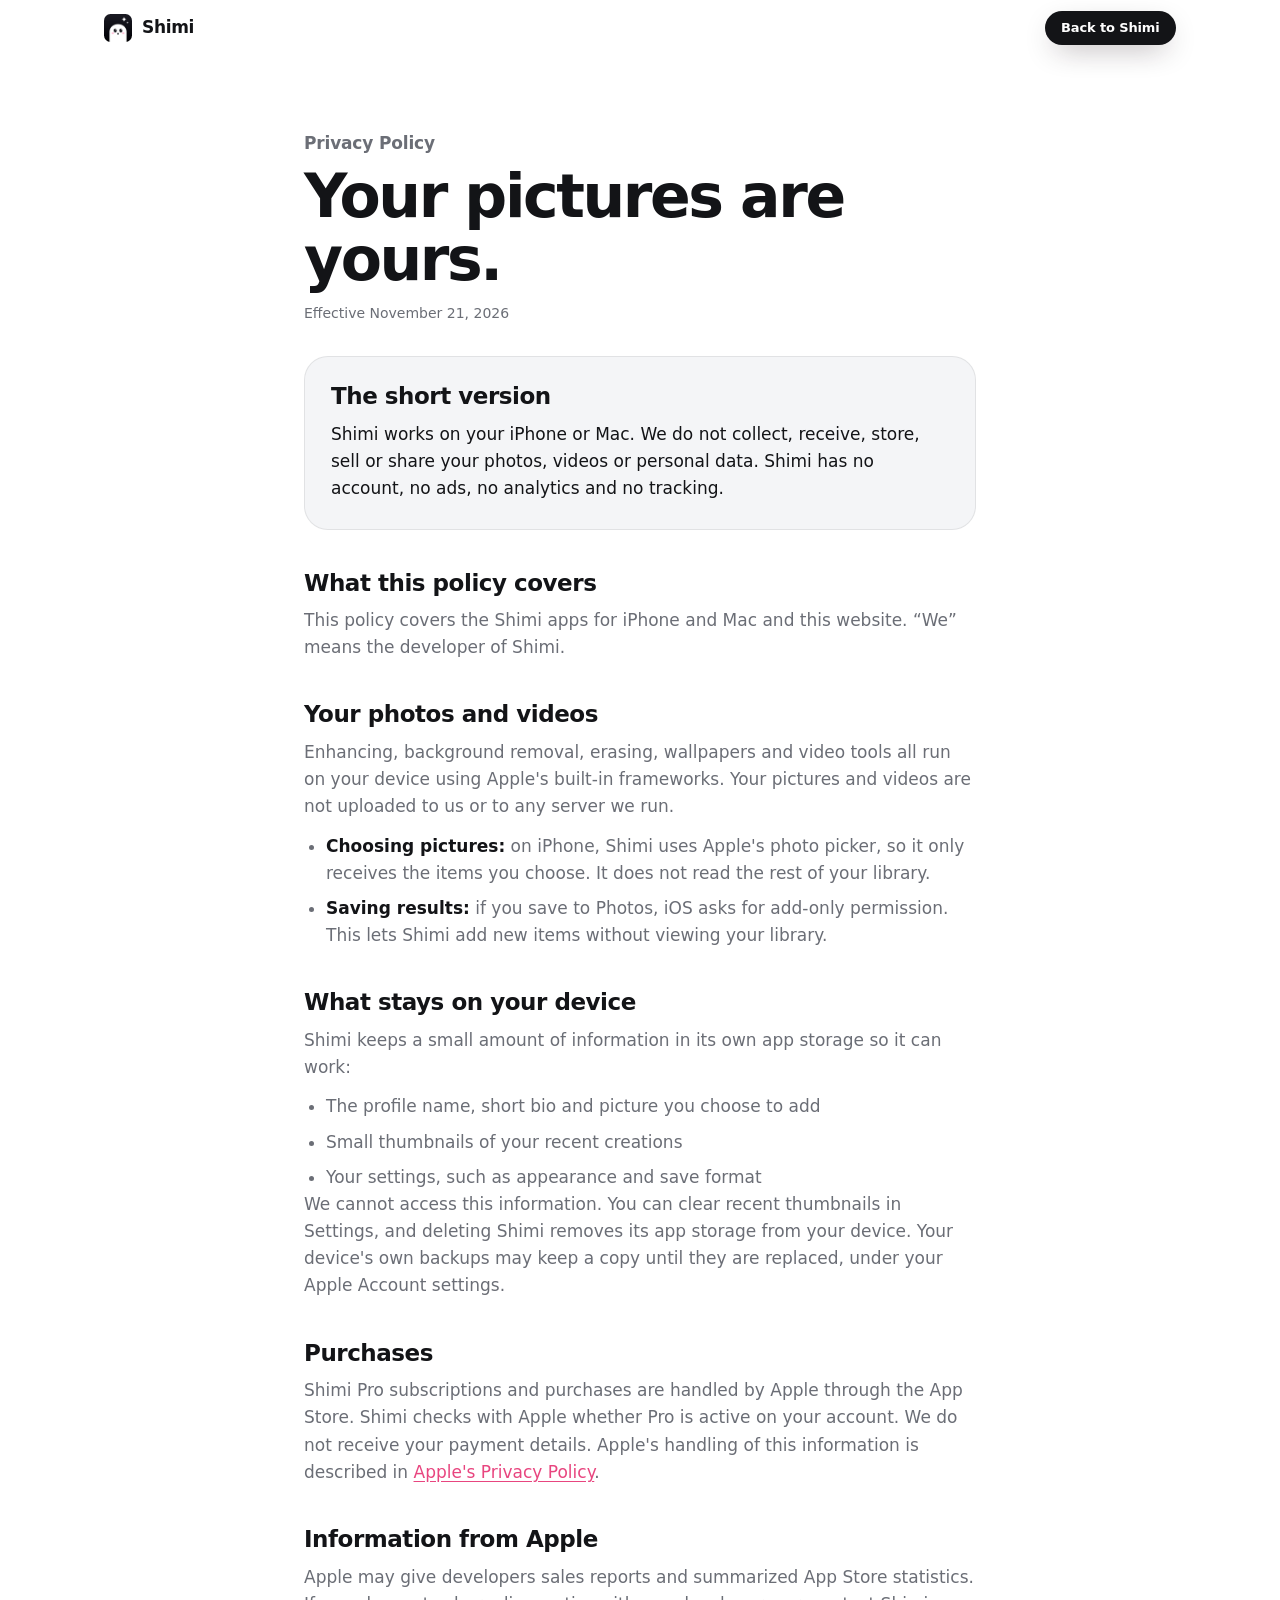
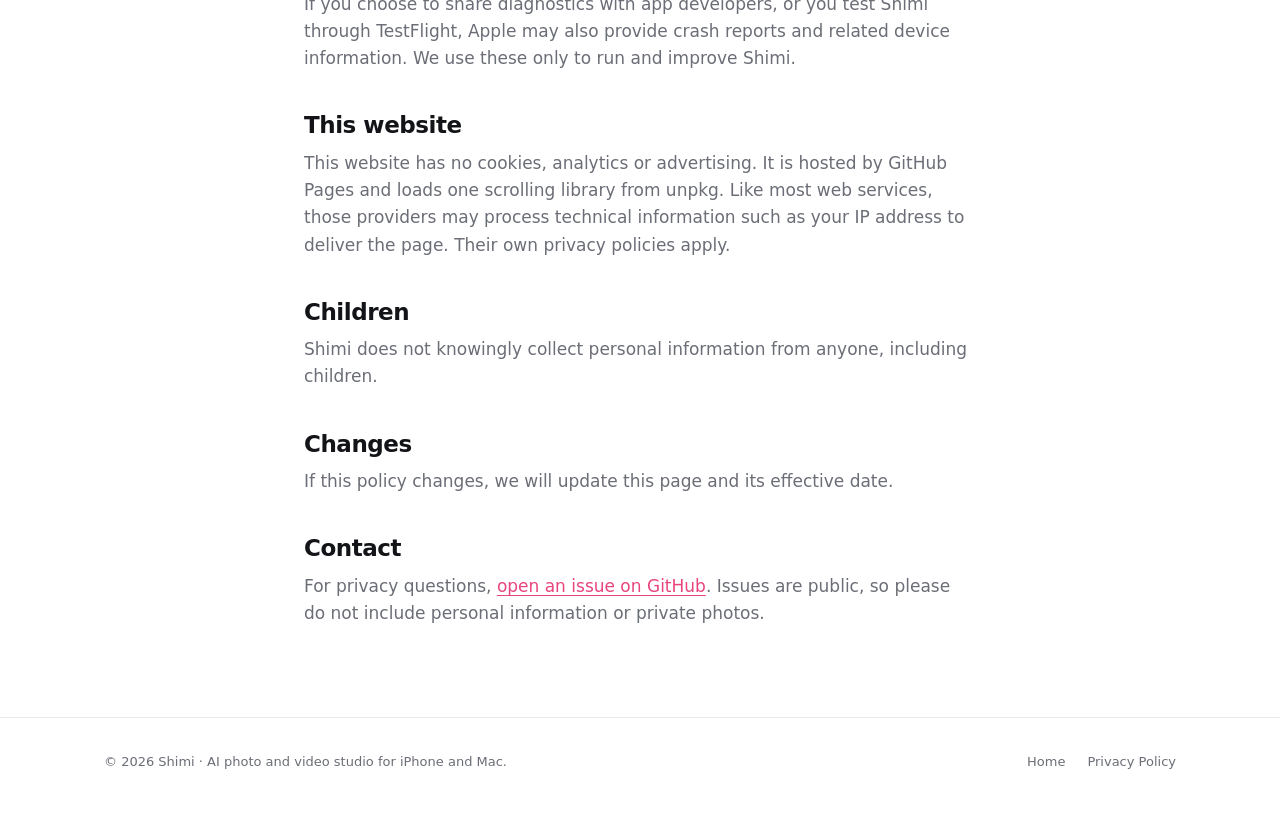
<file: privacy.html>
<!doctype html>
<html lang="en">
<head>
<meta charset="utf-8">
<meta name="viewport" content="width=device-width, initial-scale=1, viewport-fit=cover">
<title>Shimi Privacy Policy</title>
<meta name="description" content="Shimi works on your device. It does not collect your photos, videos or personal data.">
<meta name="theme-color" content="#ffffff" media="(prefers-color-scheme: light)">
<meta name="theme-color" content="#0c0c0e" media="(prefers-color-scheme: dark)">
<link rel="icon" type="image/png" sizes="32x32" href="assets/shimi-icon-32.png?v=2">
<link rel="icon" type="image/png" sizes="64x64" href="assets/shimi-icon-64.png?v=2">
<link rel="icon" type="image/png" sizes="192x192" href="assets/shimi-icon-192.png?v=2">
<link rel="apple-touch-icon" sizes="180x180" href="assets/apple-touch-icon.png?v=2">
<link rel="stylesheet" href="site.css?v=20261124b">
</head>
<body>

<header class="nav" id="nav">
  <div class="wrap">
    <a class="brand" href="./"><img class="logo" src="assets/logo.png" alt="" width="28" height="28">Shimi</a>
    <a class="btn btn-ink btn-sm" href="./">Back to Shimi</a>
  </div>
</header>

<main class="legal" id="legal">
  <p class="eyebrow">Privacy Policy</p>
  <h1>Your pictures are yours.</h1>
  <p class="legal-date">Effective November 21, 2026</p>

  <div class="legal-short">
    <h2>The short version</h2>
    <p>Shimi works on your iPhone or Mac. We do not collect, receive, store, sell or share your photos, videos or personal data. Shimi has no account, no ads, no analytics and no tracking.</p>
  </div>

  <h2>What this policy covers</h2>
  <p>This policy covers the Shimi apps for iPhone and Mac and this website. “We” means the developer of Shimi.</p>

  <h2>Your photos and videos</h2>
  <p>Enhancing, background removal, erasing, wallpapers and video tools all run on your device using Apple's built-in frameworks. Your pictures and videos are not uploaded to us or to any server we run.</p>
  <ul>
    <li><b>Choosing pictures:</b> on iPhone, Shimi uses Apple's photo picker, so it only receives the items you choose. It does not read the rest of your library.</li>
    <li><b>Saving results:</b> if you save to Photos, iOS asks for add-only permission. This lets Shimi add new items without viewing your library.</li>
  </ul>

  <h2>What stays on your device</h2>
  <p>Shimi keeps a small amount of information in its own app storage so it can work:</p>
  <ul>
    <li>The profile name, short bio and picture you choose to add</li>
    <li>Small thumbnails of your recent creations</li>
    <li>Your settings, such as appearance and save format</li>
  </ul>
  <p>We cannot access this information. You can clear recent thumbnails in Settings, and deleting Shimi removes its app storage from your device. Your device's own backups may keep a copy until they are replaced, under your Apple Account settings.</p>

  <h2>Purchases</h2>
  <p>Shimi Pro subscriptions and purchases are handled by Apple through the App Store. Shimi checks with Apple whether Pro is active on your account. We do not receive your payment details. Apple's handling of this information is described in <a href="https://www.apple.com/legal/privacy/">Apple's Privacy Policy</a>.</p>

  <h2>Information from Apple</h2>
  <p>Apple may give developers sales reports and summarized App Store statistics. If you choose to share diagnostics with app developers, or you test Shimi through TestFlight, Apple may also provide crash reports and related device information. We use these only to run and improve Shimi.</p>

  <h2>This website</h2>
  <p>This website has no cookies, analytics or advertising. It is hosted by GitHub Pages and loads one scrolling library from unpkg. Like most web services, those providers may process technical information such as your IP address to deliver the page. Their own privacy policies apply.</p>

  <h2>Children</h2>
  <p>Shimi does not knowingly collect personal information from anyone, including children.</p>

  <h2>Changes</h2>
  <p>If this policy changes, we will update this page and its effective date.</p>

  <h2>Contact</h2>
  <p>For privacy questions, <a href="https://github.com/haafisw/shimi/issues">open an issue on GitHub</a>. Issues are public, so please do not include personal information or private photos.</p>
</main>

<footer>
  <div class="wrap">
    <p>© 2026 Shimi · AI photo and video studio for iPhone and Mac.</p>
    <nav><a href="./">Home</a><a href="privacy.html" aria-current="page">Privacy Policy</a></nav>
  </div>
</footer>
</body>
</html>
</file>
<file: site.css>
/* Shimi — site. Pure black and white with Wonder pink. Motion follows the app's curves. */
:root {
  --ink: #131417; --ink2: #3a3c44; --mute: #6b6e76; --faint: #a3a6ad;
  --page: #ffffff; --soft: #f4f5f7; --card: #ffffff; --line: rgba(0,0,0,.08);
  --peri: #e8457f; --peri2: #ff8fb8; --peri-deep: #c92c66; --pos: #1fa971;
  --glow: rgba(232,69,127,.13);
  --ease: cubic-bezier(.16,1,.3,1); --ease-in: cubic-bezier(.7,0,.84,0);
  --r: 28px; --max: 1120px;
}
@media (prefers-color-scheme: dark) {
  :root { --ink:#f2f2f4; --ink2:#c9cad0; --mute:#9c9ea6; --faint:#66686f; --page:#0c0c0e; --soft:#141417; --card:#19191c; --line:rgba(255,255,255,.09); --glow: rgba(255,115,166,.24); }
}
* { box-sizing: border-box; margin: 0; padding: 0; }
html { -webkit-text-size-adjust: 100%; }
html.lenis, html.lenis body { height: auto; }
.lenis.lenis-smooth { scroll-behavior: auto !important; }
body { background: var(--page); color: var(--ink); font: 17px/1.5 -apple-system, BlinkMacSystemFont, "SF Pro Text", "Inter", system-ui, sans-serif; -webkit-font-smoothing: antialiased; overflow-x: hidden; }
a { color: inherit; text-decoration: none; }
img { display: block; max-width: 100%; }
.wrap { max-width: var(--max); margin: 0 auto; padding: 0 24px; }
.display { font-family: -apple-system, BlinkMacSystemFont, "SF Pro Display", system-ui, sans-serif; font-weight: 700; letter-spacing: -.035em; line-height: 1.02; }
.eyebrow { font-size: 15px; font-weight: 600; color: var(--peri); letter-spacing: -.01em; }
.lede { color: var(--mute); font-size: clamp(18px, 2vw, 21px); line-height: 1.45; letter-spacing: -.01em; }
.accent { background: linear-gradient(110deg, var(--peri2), var(--peri) 55%, var(--peri-deep)); -webkit-background-clip: text; background-clip: text; color: transparent; }

/* Nav */
.nav { position: fixed; inset: 0 0 auto; z-index: 50; height: 56px; display: flex; align-items: center; transition: background .4s var(--ease), border-color .4s; border-bottom: 1px solid transparent; }
.nav.scrolled { background: color-mix(in srgb, var(--page) 72%, transparent); backdrop-filter: saturate(1.8) blur(20px); -webkit-backdrop-filter: saturate(1.8) blur(20px); border-color: var(--line); }
.nav .wrap { width: 100%; display: flex; align-items: center; justify-content: space-between; }
.brand { display: flex; align-items: center; gap: 10px; font-weight: 600; font-size: 17px; letter-spacing: -.02em; }
.nav-links { display: flex; gap: 28px; font-size: 14px; color: var(--mute); }
.nav-links a { transition: color .2s; } .nav-links a:hover { color: var(--ink); }
.btn { display: inline-flex; align-items: center; gap: 8px; height: 44px; padding: 0 22px; border-radius: 999px; font-size: 15px; font-weight: 600; letter-spacing: -.01em; transition: transform .5s var(--ease), box-shadow .5s var(--ease), background .3s; will-change: transform; }
.btn:hover { transform: translateY(-2px); }
.btn:active { transform: scale(.97); }
.btn-ink { background: var(--ink); color: var(--page); box-shadow: 0 10px 30px -10px rgba(30,16,24,.45); }
.btn-ghost { color: var(--peri); padding: 0 6px; }
.btn-ghost:hover .arr { transform: translateX(4px); }
.arr { transition: transform .4s var(--ease); display: inline-block; }
.btn-sm { height: 34px; padding: 0 16px; font-size: 13px; }

/* Logo */
.logo { display: inline-block; border-radius: 23%; }
.brand .logo { width: 28px; height: 28px; }
.hero-logo { width: 96px; height: 96px; margin-bottom: 34px; box-shadow: 0 24px 50px -16px rgba(120,30,70,.55); animation: logoIn 1.1s var(--ease) both; }
.final-logo { width: 120px; height: 120px; margin-bottom: 40px; box-shadow: 0 24px 50px -16px rgba(120,30,70,.55); }
@keyframes logoIn { from { opacity: 0; transform: translateY(18px) scale(.88); } }

/* Hero */
.hero { position: relative; padding: 150px 0 0; text-align: center; overflow: clip; }
.hero::before { content: ""; position: absolute; left: 50%; top: -220px; width: 1400px; height: 1000px; transform: translateX(-50%); background: radial-gradient(closest-side, var(--glow), transparent 70%); pointer-events: none; }
.hero h1 { font-size: clamp(52px, 8.6vw, 112px); }
.hero .lede { max-width: 620px; margin: 26px auto 34px; }
.cta { display: flex; gap: 14px; justify-content: center; align-items: center; flex-wrap: wrap; }
.note { margin-top: 16px; font-size: 13px; color: var(--faint); }
.rings { position: absolute; left: 50%; top: 0; transform: translateX(-50%); pointer-events: none; }
.rings span { position: absolute; left: 50%; top: 50%; border: 1px solid var(--line); border-radius: 50%; transform: translate(-50%, -50%); animation: breathe 6s var(--ease) infinite alternate; }
@keyframes breathe { to { transform: translate(-50%, -50%) scale(1.04); opacity: .5; } }

.stage { position: relative; height: 760px; margin-top: 70px; perspective: 1600px; }
.hero { -webkit-mask-image: linear-gradient(to bottom, #000 calc(100% - 240px), transparent calc(100% - 6px)); mask-image: linear-gradient(to bottom, #000 calc(100% - 240px), transparent calc(100% - 6px)); }
/* iPhone frame: the App Store screenshot proportions, all derived from --pw. */
.phone { --pw: 330px; position: absolute; width: var(--pw); padding: calc(var(--pw) * .0218); border-radius: calc(var(--pw) * .1663); background: linear-gradient(145deg, #3a3d46, #15161a 18%, #0b0c0f 60%, #2a2c33); box-shadow: inset 0 0 0 1.5px rgba(255,255,255,.08), 0 60px 120px -30px rgba(120,30,70,.40), 0 24px 50px -20px rgba(0,0,0,.35); will-change: transform; }
.phone .scr { position: relative; width: 100%; aspect-ratio: 1320 / 2868; border-radius: calc(var(--pw) * .1445); overflow: hidden; background: #f4f5f7; }
.phone img { width: 100%; height: 100%; object-fit: cover; }
.phone .sb { position: absolute; inset: 0 0 auto; height: calc(var(--pw) * .130); background: #f4f5f7; color: #15161a; font: 600 calc(var(--pw) * .0396)/1 -apple-system, system-ui; letter-spacing: -.01em; z-index: 1; }
.phone .sb > span:first-child { position: absolute; left: calc(var(--pw) * .1168); top: calc(var(--pw) * .0465); }
.phone.dark .scr, .phone.dark .sb { background: #000; color: #fff; }
.phone .di { position: absolute; left: 50%; top: calc(var(--pw) * .0297); width: calc(var(--pw) * .297); height: calc(var(--pw) * .0871); margin-left: calc(var(--pw) * -.1485); background: #000; border-radius: calc(var(--pw) * .0436); z-index: 2; }
.phone.dark .di { box-shadow: 0 0 0 1px rgba(255,255,255,.06); }
.sb-ic { position: absolute; right: calc(var(--pw) * .095); top: calc(var(--pw) * .0495); width: calc(var(--pw) * .188); line-height: 0; }
.sb-ic svg { width: 100%; height: auto; display: block; }
.stage .p-center { left: 50%; top: 0; margin-left: -165px; z-index: 3; }
.stage .p-left { left: 50%; top: 90px; margin-left: -470px; z-index: 2; }
.stage .p-right { left: 50%; top: 90px; margin-left: 140px; z-index: 2; }
.chip { position: absolute; z-index: 5; display: flex; align-items: center; gap: 12px; padding: 12px 18px 12px 12px; border-radius: 20px; background: color-mix(in srgb, var(--card) 80%, transparent); backdrop-filter: blur(20px) saturate(1.6); -webkit-backdrop-filter: blur(20px) saturate(1.6); border: 1px solid var(--line); box-shadow: 0 24px 50px -18px rgba(120,30,70,.32); white-space: nowrap; text-align: left; }
.chip b { display: block; font-size: 15px; letter-spacing: -.02em; } .chip small { display: block; font-size: 12px; color: var(--mute); }
.ico { width: 40px; height: 40px; border-radius: 12px; display: grid; place-items: center; background: linear-gradient(160deg, #2c2f38, #121318); box-shadow: inset 0 1px 0 rgba(255,255,255,.18); color: #fff; flex: none; }
.ico.peri { background: linear-gradient(160deg, #9aa5ff, #c92c66); }
.ico.pos { background: linear-gradient(160deg, #43d095, #17955f); }
.ico svg { width: 20px; height: 20px; }

/* Sections */
section { position: relative; }
.sec { padding: 150px 0; }
.sec-head { text-align: center; max-width: 760px; margin: 0 auto 70px; }
.sec-head h2 { font-size: clamp(40px, 6vw, 72px); margin: 14px 0 20px; }

/* Film */
.film-sec { padding: 40px 16px 120px; }
.film { position: relative; max-width: 1280px; margin: 0 auto; aspect-ratio: 16 / 9; border-radius: 36px; overflow: hidden; background: #0b0b0f; box-shadow: 0 0 0 1px var(--line), 0 80px 160px -60px rgba(120,30,70,.5); will-change: transform; transform-origin: 50% 30%; }
.film video { width: 100%; height: 100%; object-fit: cover; display: block; }
.sound { position: absolute; right: 22px; bottom: 22px; width: 48px; height: 48px; border-radius: 50%; border: 1px solid rgba(255,255,255,.35); background: rgba(20,20,26,.45); backdrop-filter: blur(16px); -webkit-backdrop-filter: blur(16px); color: #fff; display: grid; place-items: center; cursor: pointer; transition: transform .5s var(--ease), background .3s; }
.sound:hover { transform: scale(1.08); background: rgba(20,20,26,.65); }
.sound svg { width: 20px; height: 20px; }
.sound svg[hidden] { display: none; }
.film-cap { text-align: center; margin-top: 22px; font-size: 14px; color: var(--faint); }

/* Noise story (pinned) */
.story { height: 320vh; }
.story .pin { position: sticky; top: 0; height: 100vh; display: grid; grid-template-columns: 1fr 1.15fr; align-items: center; gap: 60px; max-width: var(--max); margin: 0 auto; padding: 0 24px; }
.story h2 { font-size: clamp(40px, 5.4vw, 68px); }
.story .count { margin-top: 30px; display: flex; gap: 34px; }
.story .count b { display: block; font-size: 44px; font-weight: 700; letter-spacing: -.04em; font-variant-numeric: tabular-nums; }
.story .count span { font-size: 13px; color: var(--mute); }
.browser { border-radius: 20px; background: var(--card); border: 1px solid var(--line); box-shadow: 0 50px 100px -40px rgba(120,30,70,.35); overflow: hidden; }
.bar { height: 44px; display: flex; align-items: center; gap: 8px; padding: 0 16px; border-bottom: 1px solid var(--line); background: var(--soft); }
.bar i { width: 11px; height: 11px; border-radius: 50%; background: var(--line); }
.bar .url { margin-left: 14px; flex: 1; height: 26px; border-radius: 8px; background: var(--card); border: 1px solid var(--line); font-size: 12px; color: var(--mute); display: flex; align-items: center; justify-content: center; gap: 6px; }
.page { position: relative; padding: 22px; height: 470px; overflow: hidden; }
.pg-line { height: 10px; border-radius: 6px; background: var(--soft); margin: 10px 0; }
.pg-title { height: 22px; width: 70%; border-radius: 8px; background: color-mix(in srgb, var(--ink) 85%, transparent); margin-bottom: 14px; }
.pg-hero { height: 120px; border-radius: 14px; background: linear-gradient(120deg, #e8eaff, #fdeee6); margin: 14px 0; }
@media (prefers-color-scheme: dark) { .pg-hero { background: linear-gradient(120deg, #2b1420, #2b2226); } }
.ad { overflow: hidden; border-radius: 12px; color: #fff; font: 700 12px/1 system-ui; letter-spacing: .08em; display: flex; align-items: center; justify-content: center; transition: height .9s var(--ease), margin .9s var(--ease), opacity .5s, transform .9s var(--ease); }
.ad.banner { height: 64px; margin: 12px 0; background: repeating-linear-gradient(45deg, #ff6b3d, #ff6b3d 12px, #ff8458 12px, #ff8458 24px); }
.ad.box { height: 92px; margin: 12px 0; background: linear-gradient(135deg, #f2b632, #ef8d28); }
.ad.pop { position: absolute; left: 50%; top: 46%; width: 70%; height: 150px; transform: translate(-50%, -50%); background: #fff; color: #15161a; box-shadow: 0 30px 60px -10px rgba(0,0,0,.35); flex-direction: column; gap: 10px; border: 1px solid var(--line); }
.ad.pop em { font-style: normal; font-size: 18px; letter-spacing: -.02em; }
.ad.pop .btn-fake { background: #ff6b3d; color: #fff; padding: 9px 18px; border-radius: 999px; font-size: 11px; }
.ad.cookie { position: absolute; left: 14px; right: 14px; bottom: 14px; height: 70px; background: #23252c; justify-content: space-between; padding: 0 18px; font-weight: 600; letter-spacing: 0; font-size: 12px; }
.ad.gone { height: 0 !important; margin: 0 !important; opacity: 0; }
.ad.pop.gone, .ad.cookie.gone { opacity: 0; transform: translate(-50%, -40%) scale(.92); }
.ad.cookie.gone { transform: translateY(20px); }

/* Bento */
.bento { display: grid; grid-template-columns: repeat(6, 1fr); gap: 18px; }
.tile { position: relative; border-radius: var(--r); background: var(--soft); padding: 36px; overflow: hidden; min-height: 320px; transition: transform .7s var(--ease), box-shadow .7s var(--ease); }
.tile:hover { transform: translateY(-6px); box-shadow: 0 40px 80px -40px rgba(120,30,70,.35); }
.tile h3 { font-size: 28px; letter-spacing: -.03em; line-height: 1.1; margin: 18px 0 10px; }
.tile p { color: var(--mute); font-size: 16px; max-width: 34ch; }
.t-6 { grid-column: span 6; } .t-4 { grid-column: span 4; } .t-3 { grid-column: span 3; } .t-2 { grid-column: span 2; }
.tile .shot { position: absolute; right: 36px; top: 40px; width: 230px; border-radius: 30px; padding: 7px; background: #111; box-shadow: 0 30px 60px -20px rgba(0,0,0,.4); transition: transform .9s var(--ease); }
.tile .shot img { border-radius: 24px; }
.tile:hover .shot { transform: translateY(-14px) rotate(-1deg); }
.tile.dark { background: #0c0d12; color: #fff; }
.tile.dark p { color: rgba(255,255,255,.62); }
.tile.peri { background: linear-gradient(150deg, #ff8fb8, #c92c66); color: #fff; }
.tile.peri p { color: rgba(255,255,255,.82); }
.toggle { width: 64px; height: 38px; border-radius: 999px; background: rgba(255,255,255,.28); position: relative; margin-top: 26px; cursor: pointer; transition: background .4s; }
.toggle::after { content: ""; position: absolute; top: 4px; left: 4px; width: 30px; height: 30px; border-radius: 50%; background: #fff; box-shadow: 0 4px 10px rgba(0,0,0,.2); transition: transform .55s var(--ease); }
.toggle.on { background: #fff; } .toggle.on::after { transform: translateX(26px); background: #c92c66; }
.big-num { font-size: clamp(56px, 7vw, 92px); font-weight: 700; letter-spacing: -.05em; line-height: 1; font-variant-numeric: tabular-nums; }
.plats { display: flex; flex-wrap: wrap; gap: 10px; margin-top: 24px; }
.plats span { padding: 9px 15px; border-radius: 999px; background: var(--card); border: 1px solid var(--line); font-size: 14px; font-weight: 600; transition: transform .4s var(--ease), background .3s; }
.plats span:hover { transform: translateY(-3px); }

/* Mac */
.mac { margin: 0 auto; width: 100%; max-width: 980px; height: auto; border-radius: 18px; overflow: hidden; box-shadow: 0 0 0 1px var(--line), 0 80px 140px -50px rgba(120,30,70,.45); will-change: transform; transform-origin: 50% 100%; }

/* Gallery */
.rail { display: flex; gap: 26px; overflow-x: auto; scroll-snap-type: x mandatory; padding: 20px max(24px, calc((100vw - var(--max)) / 2 + 24px)) 60px; scrollbar-width: none; }
.rail::-webkit-scrollbar { display: none; }
.rail .phone { --pw: 290px; position: relative; flex: none; scroll-snap-align: center; box-shadow: 0 40px 80px -30px rgba(120,30,70,.35); transition: transform .8s var(--ease); }
.rail .phone:hover { transform: translateY(-10px); }
.rail figcaption { margin-top: 18px; text-align: center; font-size: 15px; color: var(--mute); }
.rail figure { flex: none; scroll-snap-align: center; }

/* Pricing */
.plans { display: grid; grid-template-columns: repeat(4, 1fr); gap: 16px; }
.plan { position: relative; border-radius: 24px; padding: 30px 26px; background: var(--card); border: 1px solid var(--line); transition: transform .6s var(--ease), box-shadow .6s var(--ease); }
.plan:hover { transform: translateY(-6px); box-shadow: 0 40px 70px -40px rgba(120,30,70,.4); }
.plan.hot { border: 1.5px solid var(--peri); box-shadow: 0 30px 70px -35px rgba(232,69,127,.6); }
.plan .tag { position: absolute; top: -12px; left: 26px; padding: 4px 11px; border-radius: 999px; background: var(--peri); color: #fff; font-size: 12px; font-weight: 700; }
.plan .tag.ink { background: var(--ink); color: var(--page); }
.plan h3 { font-size: 20px; letter-spacing: -.02em; }
.plan .price { font-size: 40px; font-weight: 700; letter-spacing: -.04em; margin: 16px 0 2px; }
.plan .per { color: var(--mute); font-size: 14px; }
.plan .sub { color: var(--peri); font-size: 13px; font-weight: 600; margin-top: 10px; min-height: 18px; }
.fine { text-align: center; color: var(--faint); font-size: 13px; margin-top: 26px; }

/* Privacy band */
.privacy-band { background: #07070a; color: #fff; border-radius: 40px; margin: 0 16px; padding: 130px 24px; text-align: center; overflow: hidden; position: relative; }
.privacy-band::before { content: ""; position: absolute; left: 50%; top: 40%; width: 900px; height: 900px; transform: translate(-50%, -50%); background: radial-gradient(closest-side, rgba(255,115,166,.35), transparent 70%); }
.privacy-band > * { position: relative; }
.privacy-band h2 { font-size: clamp(44px, 6.4vw, 84px); }
.privacy-band .lede { color: rgba(255,255,255,.62); max-width: 620px; margin: 22px auto 0; }
.promises { display: flex; justify-content: center; gap: 14px; flex-wrap: wrap; margin-top: 46px; }
.promises span { padding: 14px 20px; border-radius: 16px; background: rgba(255,255,255,.06); border: 1px solid rgba(255,255,255,.1); font-weight: 600; font-size: 15px; }

/* FAQ */
.faq { max-width: 780px; margin: 0 auto; }
.faq details { border-bottom: 1px solid var(--line); }
.faq summary { list-style: none; cursor: pointer; padding: 26px 40px 26px 0; font-size: 20px; font-weight: 600; letter-spacing: -.02em; position: relative; }
.faq summary::-webkit-details-marker { display: none; }
.faq summary::after { content: ""; position: absolute; right: 6px; top: 50%; width: 12px; height: 12px; border-right: 2px solid var(--mute); border-bottom: 2px solid var(--mute); transform: translateY(-70%) rotate(45deg); transition: transform .5s var(--ease); }
.faq details[open] summary::after { transform: translateY(-30%) rotate(-135deg); }
.faq .ans { overflow: hidden; color: var(--mute); font-size: 17px; }
.faq .ans p { padding: 0 0 26px; }

/* Final CTA + footer */
.final { text-align: center; padding: 170px 0 150px; }
.final h2 { font-size: clamp(48px, 7vw, 96px); }
footer { border-top: 1px solid var(--line); padding: 34px 0 50px; font-size: 13px; color: var(--mute); }
footer .wrap { display: flex; justify-content: space-between; gap: 20px; flex-wrap: wrap; }
footer nav { display: flex; gap: 22px; } footer a:hover { color: var(--ink); }

/* Reveal */
.rv { opacity: 0; transform: translateY(40px); transition: opacity 1.1s var(--ease), transform 1.2s var(--ease); transition-delay: var(--d, 0s); }
.rv.in { opacity: 1; transform: none; }
.words .w { display: inline-block; overflow: hidden; vertical-align: top; padding-bottom: .08em; }
.words .w > span { display: inline-block; transform: translateY(105%); transition: transform 1.2s var(--ease); transition-delay: var(--d, 0s); }
.words.in .w > span { transform: none; }

@media (max-width: 900px) {
  .nav-links { display: none; }
  .stage { height: 640px; } .stage .p-left, .stage .p-right { display: none; }
  .story { height: auto; } .story .pin { position: relative; height: auto; grid-template-columns: 1fr; padding: 100px 24px; }
  .bento { grid-template-columns: 1fr; } .t-6, .t-4, .t-3, .t-2 { grid-column: auto; }
  .plans { grid-template-columns: 1fr 1fr; }
  .chip { display: none; }
  .sec { padding: 100px 0; }
}
@media (max-width: 520px) { .plans { grid-template-columns: 1fr; } .hero { padding-top: 120px; } }
@media (prefers-reduced-motion: reduce) {
  *, *::before, *::after { animation: none !important; transition-duration: .01s !important; }
  .rv, .words .w > span { opacity: 1; transform: none; }
}

/* Story: blurry to sharp */
.compare { position: relative; aspect-ratio: 16 / 9; border-radius: 24px; overflow: hidden; background: #1a1230; box-shadow: 0 50px 100px -40px rgba(120,30,70,.55); }
.compare img { position: absolute; inset: 0; width: 100%; height: 100%; object-fit: cover; }
#cmpBefore { clip-path: inset(0 0 0 var(--cut, 0%)); }
#cmpLine { position: absolute; top: 0; bottom: 0; left: var(--cut, 0%); width: 2px; margin-left: -1px; background: #fff; box-shadow: 0 0 22px 5px rgba(255,255,255,.5); }
.cmp-tag { position: absolute; top: 14px; padding: 5px 12px; border-radius: 99px; background: rgba(0,0,0,.55); color: #fff; font-size: 12px; font-weight: 700; }
.cmp-tag.l { left: 14px; } .cmp-tag.r { right: 14px; }
.phone .scr img { border-radius: inherit; }
.big-num.fps { font-size: clamp(44px, 4.6vw, 64px); white-space: nowrap; }
#mac, #features, #support, #pricing { scroll-margin-top: 64px; }
.plan-list { list-style: none; margin: 18px 0 0; padding: 18px 0 0; border-top: 1px solid var(--line); display: grid; gap: 10px; font-size: 14.5px; line-height: 1.35; }
.plan-list li { position: relative; padding-left: 24px; }
.plan-list li::before { content: "✓"; position: absolute; left: 2px; color: var(--peri); font-weight: 800; }
.plan-note { max-width: 720px; margin: 30px auto 0; text-align: center; color: var(--mute); font-size: 13.5px; }
@media (max-width: 900px) {
  .story .count { gap: 22px; } .story .count b { font-size: 34px; }
  .tile .shot, .tile.dark .shot { position: relative !important; top: auto !important; right: auto !important; width: 190px !important; margin: 26px auto -90px; transform: none !important; }
}

/* Gallery: the App Store slides */
.store-shot { display: block; width: min(300px, 72vw); height: auto; border-radius: 28px; box-shadow: 0 40px 80px -30px rgba(120,30,70,.45); transition: transform .8s var(--ease); }
.store-shot:hover { transform: translateY(-10px); }

/* Privacy policy */
.legal { max-width: 720px; margin: 0 auto; padding: 130px 24px 90px; overflow-wrap: anywhere; }
.legal h1 { font-size: clamp(38px, 7vw, 60px); line-height: 1.04; letter-spacing: -.04em; margin: 8px 0 12px; }
.legal h2 { font-size: 23px; line-height: 1.2; letter-spacing: -.02em; margin: 40px 0 10px; }
.legal p, .legal li { color: var(--mute); font-size: 17px; line-height: 1.6; }
.legal p + p { margin-top: 12px; }
.legal ul { margin: 12px 0 0; padding-left: 22px; display: grid; gap: 8px; }
.legal li b { color: var(--ink); }
.legal a { color: var(--peri); text-decoration: underline; text-underline-offset: 3px; }
.legal-date { font-size: 14px !important; }
.legal-short { margin-top: 32px; padding: 26px; border-radius: 24px; background: var(--soft); border: 1px solid var(--line); }
.legal-short h2 { margin-top: 0; }
.legal-short p { color: var(--ink); }

/* Realistic iPhone frames */
.hero { -webkit-mask-image: none; mask-image: none; }
.stage { height: 870px; }
.phone { padding: calc(var(--pw) * .027); border-radius: calc(var(--pw) * .172); background: linear-gradient(145deg, #a5a3ad, #3b3a41 24%, #1b1a1f 58%, #8b8993); box-shadow: inset 0 0 0 calc(var(--pw) * .006) #09090b, 0 60px 110px -34px rgba(20,12,18,.62), 0 24px 50px -22px rgba(20,12,18,.5); }
.phone::before, .phone::after { content: ""; position: absolute; width: 3px; border-radius: 2px; background: linear-gradient(to bottom, #8b8993, #3b3a41); }
.phone::before { left: -2px; top: 23%; height: 15%; }
.phone::after { right: -2px; top: 27%; height: 12%; }
.phone .scr { border-radius: calc(var(--pw) * .146); box-shadow: 0 0 0 calc(var(--pw) * .012) #09090b; }
.phone .di { top: calc(var(--pw) * .029); width: calc(var(--pw) * .208); height: calc(var(--pw) * .074); margin-left: calc(var(--pw) * -.104); border-radius: 99px; box-shadow: none; pointer-events: none; }
.phone.dark .di { box-shadow: none; }
.stage .p-center { margin-left: calc(var(--pw) / -2); }
@media (min-width: 1180px) {
  .stage .p-left { margin-left: -525px; }
  .stage .p-right { margin-left: 195px; }
}
.tile .shot { padding: 8px; border-radius: 34px; background: linear-gradient(145deg, #a5a3ad, #3b3a41 24%, #1b1a1f 58%, #8b8993); box-shadow: inset 0 0 0 2px #09090b, 0 30px 60px -22px rgba(20,12,18,.55); }
.tile .shot img { display: block; border-radius: 27px; box-shadow: 0 0 0 3px #09090b; }
.tile .shot::after { content: ""; position: absolute; left: 50%; top: 13px; width: 21%; aspect-ratio: 2.8; transform: translateX(-50%); border-radius: 99px; background: #000; }
@media (max-width: 900px) {
  .stage { height: 720px; margin-top: 54px; }
  .stage .p-center { --pw: min(310px, 80vw); }
}

@media (max-width: 1340px) { .chip { display: none; } }

/* Gallery: each App Store slide inside an iPhone */
.rail .store-phone { --pw: min(300px, 74vw); }
.store-phone .scr { background: #0b0b0e; }

.rail .phone { --pw: min(300px, 74vw); }

/* Support contact */
.support-card { max-width: 820px; margin: 44px auto 0; padding: 28px 30px; display: flex; align-items: center; justify-content: space-between; gap: 28px; border-radius: 24px; background: var(--soft); border: 1px solid var(--line); scroll-margin-top: 84px; }
.support-card h3 { font-size: 23px; letter-spacing: -.02em; margin-bottom: 6px; }
.support-card p { color: var(--mute); font-size: 15px; line-height: 1.5; max-width: 52ch; }
.support-card .btn { flex: none; justify-content: center; text-align: center; }
@media (max-width: 640px) { .support-card { flex-direction: column; align-items: stretch; text-align: center; padding: 24px 20px; gap: 18px; } .support-card p { max-width: none; } }

/* Apple logo inside the App Store buttons */
.apple-logo { width: 1.15em; height: 1.15em; flex: none; transform: translateY(-.07em); }
.btn-sm .apple-logo { width: 1.05em; height: 1.05em; }
.btn-sm:has(.apple-logo) { gap: 6px; }
</file>
